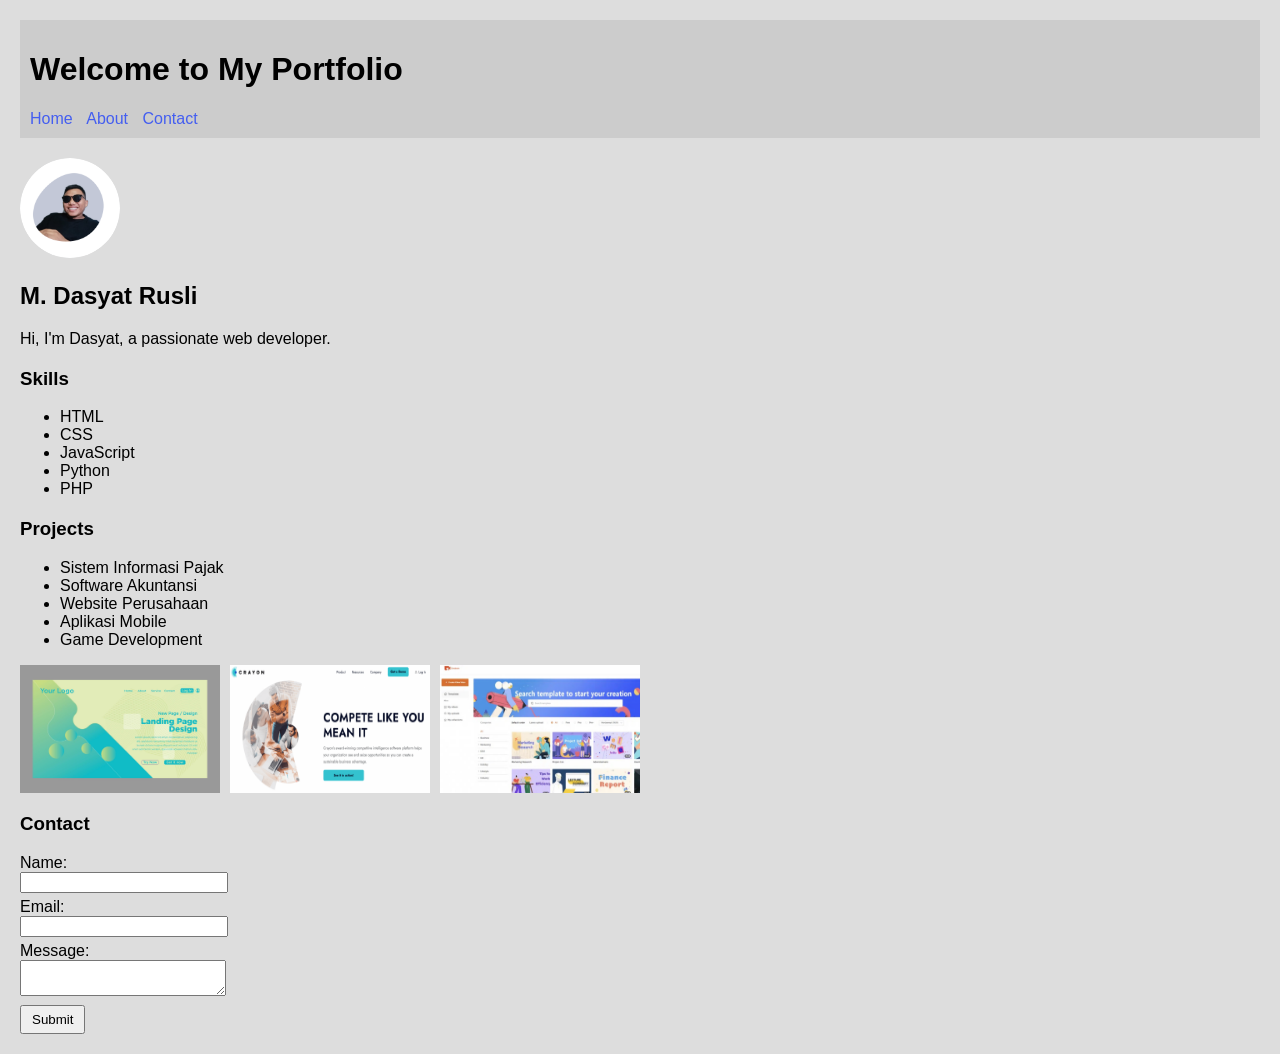
<file: index.html>
<!doctype html>
<html lang="en">
  <head>
    <meta charset="UTF-8" />
    <meta name="viewport" content="width=device-width, initial-scale=1.0" />
    <title>Portfolio</title>
    <link rel="stylesheet" href="style.css" />
  </head>
  <body>
    <header>
      <h1>Welcome to My Portfolio</h1>
      <nav>
        <a href="#">Home</a>
        <a href="#">About</a>
        <a href="#">Contact</a>
      </nav>
    </header>

    <section class="profile">
      <img src="dasyat.png" alt="profile" />
      <h2>M. Dasyat Rusli</h2>
      <p>Hi, I'm Dasyat, a passionate web developer.</p>
    </section>

    <section class="skills">
      <h3>Skills</h3>
      <ul>
        <li>HTML</li>
        <li>CSS</li>
        <li>JavaScript</li>
        <li>Python</li>
        <li>PHP</li>
      </ul>
    </section>

    <section class="projects">
      <h3>Projects</h3>
      <ul>
        <li>Sistem Informasi Pajak</li>
        <li>Software Akuntansi</li>
        <li>Website Perusahaan</li>
        <li>Aplikasi Mobile</li>
        <li>Game Development</li>
      </ul>

      <div class="project-images">
        <img src="landingp.jpg" alt="Project 1" />
        <img src="web.png" alt="Project 2" />
        <img src="web 2.jpg" alt="Project 3" />
      </div>
    </section>

    <section class="contact">
      <h3>Contact</h3>
      <form>
        <label>Name:</label><br />
        <input type="text" /><br />

        <label>Email:</label><br />
        <input type="email" /><br />

        <label>Message:</label><br />
        <textarea></textarea><br />

        <button type="submit">Submit</button>
      </form>
    </section>
  </body>
</html>
</file>
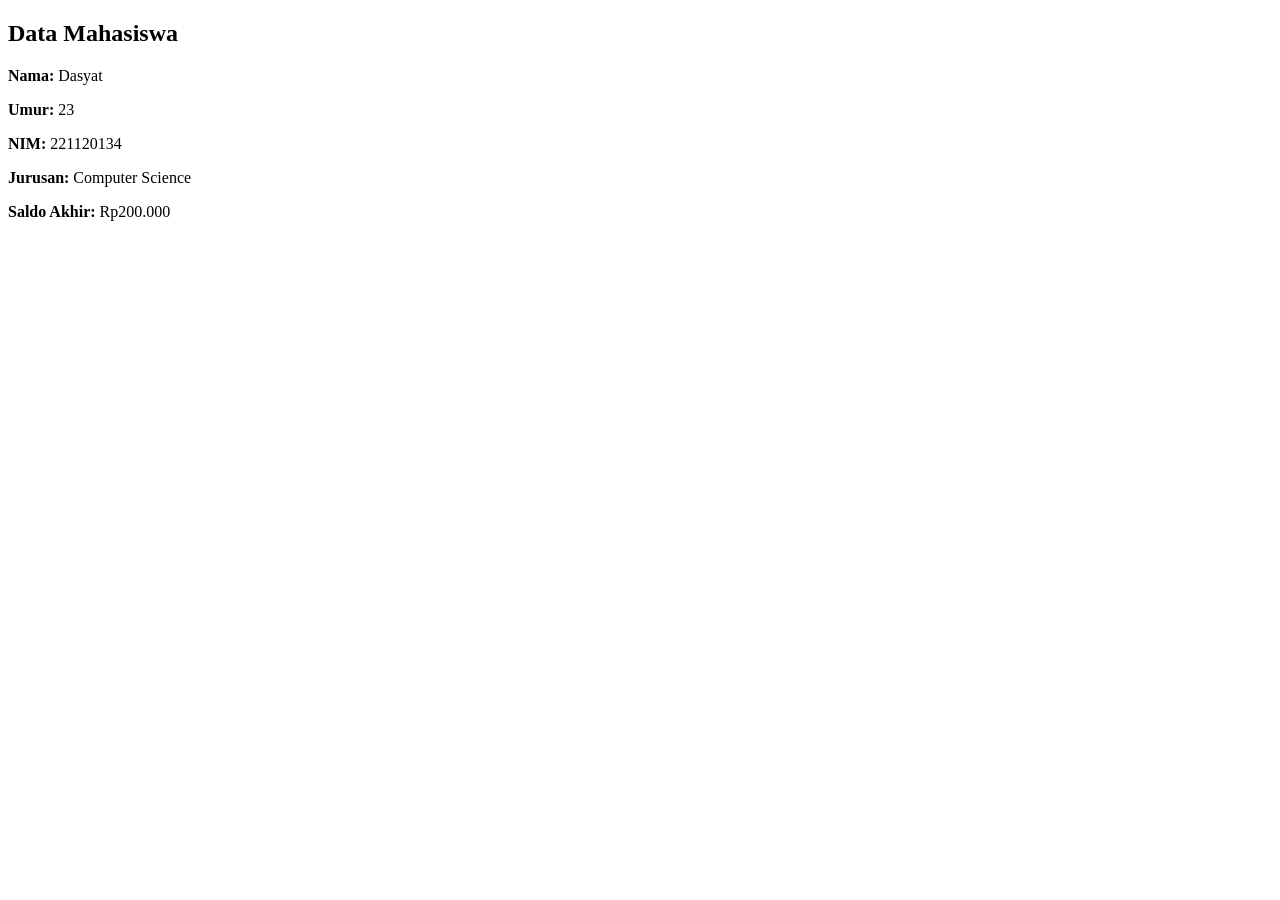
<file: latihan/index.html>
<!doctype html>
<html lang="en">
  <head>
    <meta charset="UTF-8" />
    <meta http-equiv="X-UA-Compatible" content="IE=edge" />
    <meta name="viewport" content="width=device-width, initial-scale=1.0" />
    <title>Mahasiswa</title>
  </head>
  <body>
    <div id="output"></div>
    <script type="module" src="App.js"></script>
  </body>
</html>
</file>
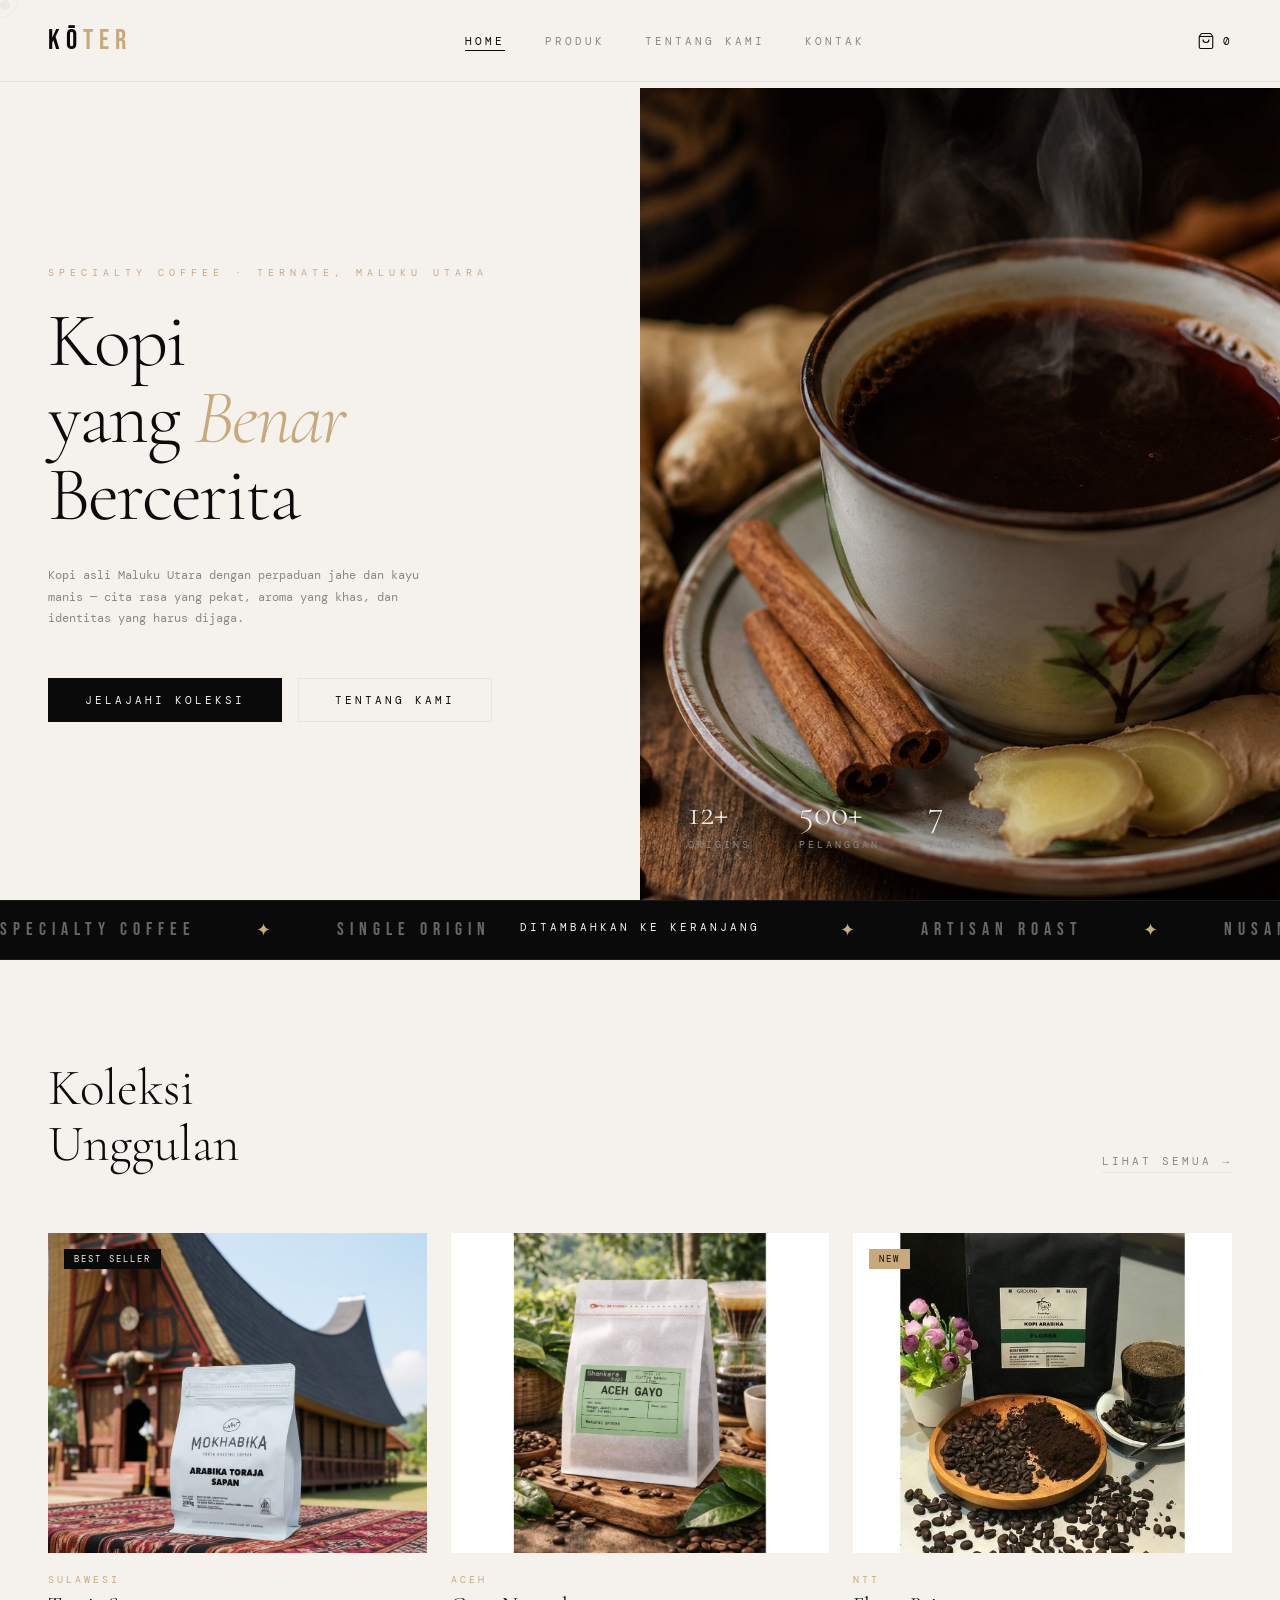
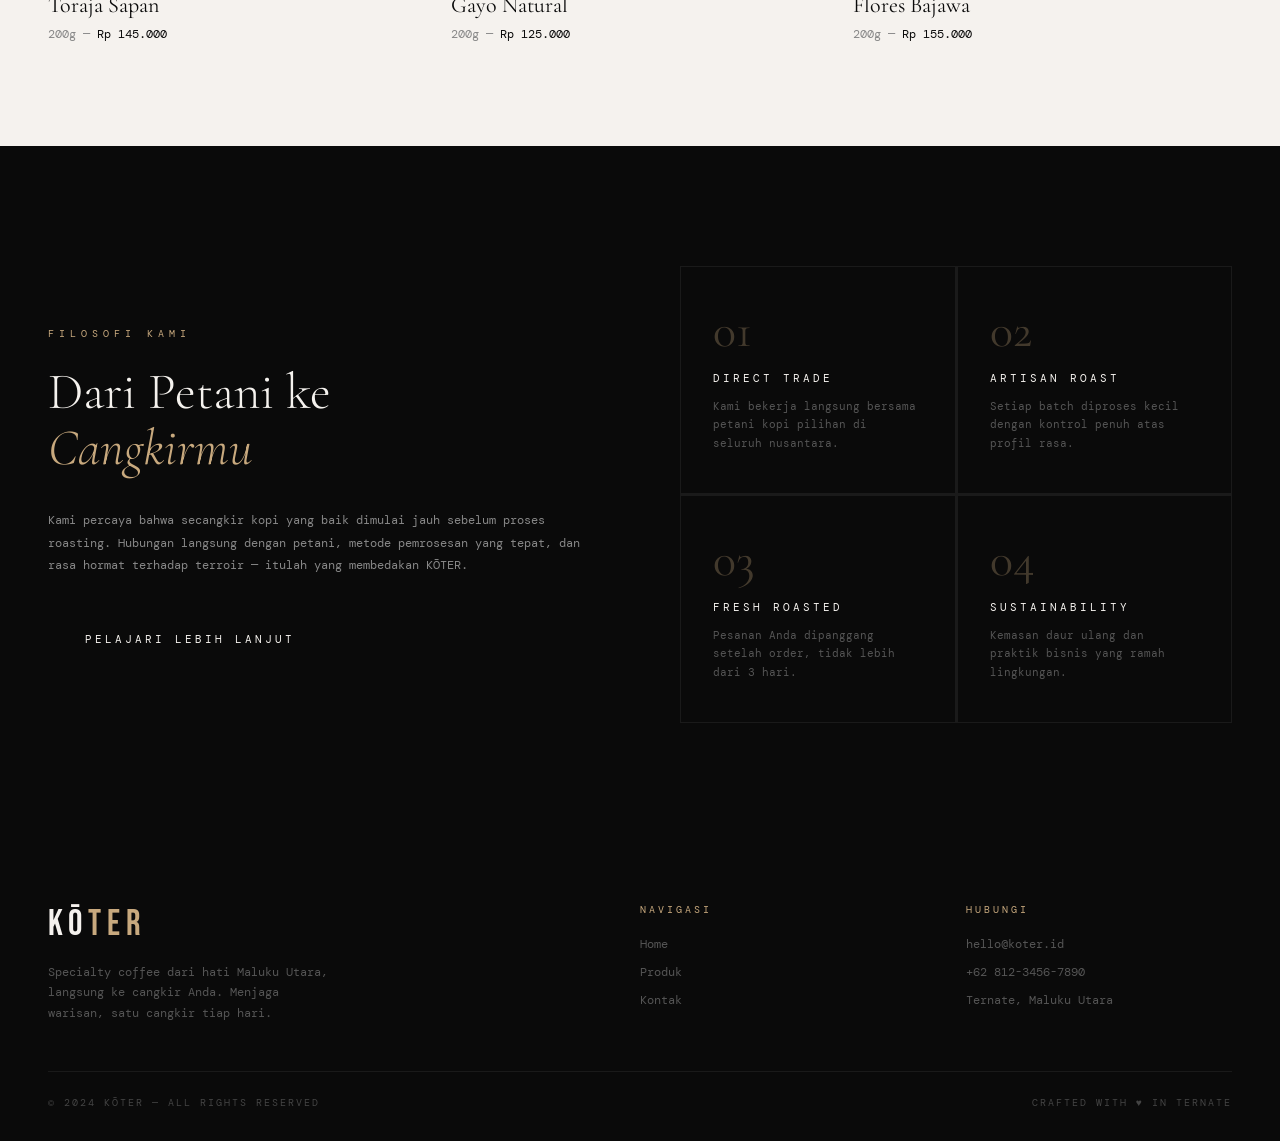
<file: Uts/index.html>
<!doctype html>
<html lang="id">
  <head>
    <meta charset="UTF-8" />
    <meta name="viewport" content="width=device-width, initial-scale=1.0" />
    <title>KŌTER — Specialty Coffee</title>
    <link href="https://fonts.googleapis.com/css2?family=Cormorant+Garamond:ital,wght@0,300;0,400;0,600;1,300;1,400&family=DM+Mono:wght@300;400&family=Bebas+Neue&display=swap" rel="stylesheet" />
    <link rel="stylesheet" href="style.css" />
  </head>
  <body>
    <!-- Custom Cursor -->
    <div class="cursor" id="cursor"></div>
    <div class="cursor-ring" id="cursorRing"></div>

    <!-- Toast Notification -->
    <div class="toast" id="toast">Ditambahkan ke keranjang</div>

    <!-- Cart Overlay -->
    <div class="cart-overlay" id="cartOverlay" onclick="toggleCart()"></div>

    <!-- Cart Sidebar -->
    <div class="cart-sidebar" id="cartSidebar">
      <div class="cart-header">
        <div class="cart-title">Keranjang</div>
        <button class="cart-close" onclick="toggleCart()">×</button>
      </div>
      <div class="cart-items" id="cartItems">
        <div class="cart-empty" id="cartEmpty">
          <div style="font-size: 32px; margin-bottom: 12px">☕</div>
          Keranjang masih kosong
        </div>
      </div>
      <div class="cart-footer">
        <div class="cart-total">
          <span>Total</span>
          <span class="cart-total-amount" id="cartTotal">Rp 0</span>
        </div>
        <button class="checkout-btn" onclick="checkout()">Lanjut ke Pembayaran</button>
      </div>
    </div>

    <!-- NAV -->
    <nav>
      <div class="nav-logo">KŌ<span>TER</span></div>
      <div class="nav-links">
        <a href="#" onclick="showPage('home')" id="nav-home" class="active">Home</a>
        <a href="#" onclick="showPage('products')" id="nav-products">Produk</a>
        <a href="#" onclick="showPage('about')" id="nav-about">Tentang Kami</a>
        <a href="#" onclick="showPage('contact')" id="nav-contact">Kontak</a>
      </div>
      <div class="cart-icon" onclick="toggleCart()">
        <svg width="18" height="18" viewBox="0 0 24 24" fill="none" stroke="currentColor" stroke-width="1.5">
          <path d="M6 2L3 6v14a2 2 0 002 2h14a2 2 0 002-2V6l-3-4z" />
          <line x1="3" y1="6" x2="21" y2="6" />
          <path d="M16 10a4 4 0 01-8 0" />
        </svg>
        <span id="cartCount">0</span>
      </div>
    </nav>

    <!-- ===== HOME PAGE ===== -->
    <div id="home" class="page active">
      <section class="hero">
        <div class="hero-left">
          <p class="hero-eyebrow">Specialty Coffee · Ternate, Maluku Utara</p>
          <h1 class="hero-title">Kopi<br />yang <em>Benar</em><br />Bercerita</h1>
          <p class="hero-desc">Kopi asli Maluku Utara dengan perpaduan jahe dan kayu manis — cita rasa yang pekat, aroma yang khas, dan identitas yang harus dijaga.</p>
          <div class="hero-cta">
            <a href="#" onclick="showPage('products')" class="btn-primary">Jelajahi Koleksi</a>
            <a href="#" onclick="showPage('about')" class="btn-secondary">Tentang Kami</a>
          </div>
        </div>
        <div class="hero-right">
          <div class="hero-bg-text">KŌHTER</div>
          <img src="koter.png" alt="Kopi KŌHII" style="width: 100%; height: 100%; object-fit: cover; position: absolute; inset: 0; opacity: 0.85" />
          <div class="hero-stats">
            <div class="stat">
              <span class="stat-num">12+</span>
              <span class="stat-label">Origins</span>
            </div>
            <div class="stat">
              <span class="stat-num">500+</span>
              <span class="stat-label">Pelanggan</span>
            </div>
            <div class="stat">
              <span class="stat-num">7</span>
              <span class="stat-label">Tahun</span>
            </div>
          </div>
        </div>
      </section>

      <!-- Marquee -->
      <div class="marquee-section">
        <div class="marquee-track" id="marqueeTrack">
          <span class="marquee-item">SPECIALTY COFFEE</span>
          <span class="marquee-item marquee-dot">✦</span>
          <span class="marquee-item">SINGLE ORIGIN</span>
          <span class="marquee-item marquee-dot">✦</span>
          <span class="marquee-item">DIRECT TRADE</span>
          <span class="marquee-item marquee-dot">✦</span>
          <span class="marquee-item">ARTISAN ROAST</span>
          <span class="marquee-item marquee-dot">✦</span>
          <span class="marquee-item">NUSANTARA BLEND</span>
          <span class="marquee-item marquee-dot">✦</span>
          <span class="marquee-item">SPECIALTY COFFEE</span>
          <span class="marquee-item marquee-dot">✦</span>
          <span class="marquee-item">SINGLE ORIGIN</span>
          <span class="marquee-item marquee-dot">✦</span>
          <span class="marquee-item">DIRECT TRADE</span>
          <span class="marquee-item marquee-dot">✦</span>
          <span class="marquee-item">ARTISAN ROAST</span>
          <span class="marquee-item marquee-dot">✦</span>
          <span class="marquee-item">NUSANTARA BLEND</span>
          <span class="marquee-item marquee-dot">✦</span>
        </div>
      </div>

      <!-- Featured Products -->
      <section class="section">
        <div class="section-header">
          <h2 class="section-title">Koleksi<br />Unggulan</h2>

          <a href="#" onclick="showPage('products')" class="section-link"> Lihat Semua → </a>
        </div>

        <div class="featured-grid">
          <!-- PRODUK 1 -->
          <div class="product-card">
            <div class="product-img-wrap featured-img">
              <img src="toraja.jpg" alt="Toraja Sapan" />

              <div class="product-badge">Best Seller</div>

              <button class="add-to-cart" onclick="addToCart('Toraja Sapan', 145000, '☕')">+ Tambah ke Keranjang</button>
            </div>

            <div class="product-info">
              <div class="product-origin">Sulawesi</div>
              <div class="product-name">Toraja Sapan</div>
              <div class="product-price">200g — <strong>Rp 145.000</strong></div>
            </div>
          </div>

          <!-- PRODUK 2 -->
          <div class="product-card">
            <div class="product-img-wrap featured-img">
              <img src="gayon.jpg" alt="Gayo Natural" />

              <button class="add-to-cart" onclick="addToCart('Gayo Natural', 125000, '☕')">+ Tambah</button>
            </div>

            <div class="product-info">
              <div class="product-origin">Aceh</div>
              <div class="product-name">Gayo Natural</div>
              <div class="product-price">200g — <strong>Rp 125.000</strong></div>
            </div>
          </div>

          <!-- PRODUK 3 -->
          <div class="product-card">
            <div class="product-img-wrap featured-img">
              <img src="flores.jpg" alt="Flores Bajawa" />

              <div class="product-badge" style="background: var(--accent); color: var(--black)">New</div>

              <button class="add-to-cart" onclick="addToCart('Flores Bajawa', 155000, '☕')">+ Tambah</button>
            </div>

            <div class="product-info">
              <div class="product-origin">NTT</div>
              <div class="product-name">Flores Bajawa</div>
              <div class="product-price">200g — <strong>Rp 155.000</strong></div>
            </div>
          </div>
        </div>
      </section>

      <!-- Philosophy -->
      <div class="philosophy">
        <div class="philosophy-left">
          <p class="philosophy-eyebrow">Filosofi Kami</p>
          <h2 class="philosophy-title">Dari Petani ke<br /><em>Cangkirmu</em></h2>
          <p class="philosophy-text">
            Kami percaya bahwa secangkir kopi yang baik dimulai jauh sebelum proses roasting. Hubungan langsung dengan petani, metode pemrosesan yang tepat, dan rasa hormat terhadap terroir — itulah
            yang membedakan KŌTER.
          </p>
          <a href="#" onclick="showPage('contact')" class="btn-primary" style="display: inline-block">Pelajari Lebih Lanjut</a>
        </div>
        <div class="philosophy-right">
          <div class="phil-item">
            <div class="phil-num">01</div>
            <div class="phil-title">Direct Trade</div>
            <div class="phil-desc">Kami bekerja langsung bersama petani kopi pilihan di seluruh nusantara.</div>
          </div>
          <div class="phil-item">
            <div class="phil-num">02</div>
            <div class="phil-title">Artisan Roast</div>
            <div class="phil-desc">Setiap batch diproses kecil dengan kontrol penuh atas profil rasa.</div>
          </div>
          <div class="phil-item">
            <div class="phil-num">03</div>
            <div class="phil-title">Fresh Roasted</div>
            <div class="phil-desc">Pesanan Anda dipanggang setelah order, tidak lebih dari 3 hari.</div>
          </div>
          <div class="phil-item">
            <div class="phil-num">04</div>
            <div class="phil-title">Sustainability</div>
            <div class="phil-desc">Kemasan daur ulang dan praktik bisnis yang ramah lingkungan.</div>
          </div>
        </div>
      </div>

      <footer>
        <div class="footer-top">
          <div>
            <div class="footer-logo">KŌ<span>TER</span></div>
            <p class="footer-tagline">Specialty coffee dari hati Maluku Utara, langsung ke cangkir Anda. Menjaga warisan, satu cangkir tiap hari.</p>
          </div>
          <div>
            <div class="footer-col-title">Navigasi</div>
            <div class="footer-links">
              <a href="#" onclick="showPage('home')">Home</a>
              <a href="#" onclick="showPage('products')">Produk</a>
              <a href="#" onclick="showPage('contact')">Kontak</a>
            </div>
          </div>
          <div>
            <div class="footer-col-title">Hubungi</div>
            <div class="footer-links">
              <a href="#">hello@koter.id</a>
              <a href="#">+62 812-3456-7890</a>
              <a href="#">Ternate, Maluku Utara</a>
            </div>
          </div>
        </div>
        <div class="footer-bottom">
          <span class="footer-copy">© 2024 KŌTER — ALL RIGHTS RESERVED</span>
          <span class="footer-copy">CRAFTED WITH ♥ IN TERNATE</span>
        </div>
      </footer>
    </div>

    <!-- ===== PRODUCTS PAGE ===== -->
    <div id="products" class="page">
      <div class="products-hero">
        <p class="products-hero-eyebrow">Koleksi Kami</p>
        <h1 class="products-hero-title">Semua Kopi</h1>
        <p class="products-hero-sub">12 Single Origin · 3 Blends · Freshly Roasted</p>
      </div>

      <div class="filter-bar">
        <button class="filter-btn active" onclick="filterProducts('all', this)">Semua</button>
        <button class="filter-btn" onclick="filterProducts('sumatera', this)">Sumatera</button>
        <button class="filter-btn" onclick="filterProducts('jawa', this)">Jawa</button>
        <button class="filter-btn" onclick="filterProducts('sulawesi', this)">Sulawesi</button>
        <button class="filter-btn" onclick="filterProducts('flores', this)">Flores & NTT</button>
        <button class="filter-btn" onclick="filterProducts('blend', this)">House Blend</button>
      </div>

      <div class="products-grid" id="productsGrid"></div>

      <footer>
        <div class="footer-top">
          <div>
            <div class="footer-logo">KŌ<span>TER</span></div>
            <p class="footer-tagline">Specialty coffee khas Maluku Utara — pekat, aromatik, dan penuh identitas.</p>
          </div>
          <div>
            <div class="footer-col-title">Navigasi</div>
            <div class="footer-links">
              <a href="#" onclick="showPage('home')">Home</a>
              <a href="#" onclick="showPage('products')">Produk</a>
              <a href="#" onclick="showPage('contact')">Kontak</a>
            </div>
          </div>
          <div>
            <div class="footer-col-title">Hubungi</div>
            <div class="footer-links">
              <a href="#">hello@koter.id</a>
              <a href="#">+62 813-8279-5630</a>
            </div>
          </div>
        </div>
        <div class="footer-bottom">
          <span class="footer-copy">© 2024 KŌTER — ALL RIGHTS RESERVED</span>
        </div>
      </footer>
    </div>

    <!-- ===== ABOUT PAGE ===== -->
    <div id="about" class="page">
      <!-- Hero -->
      <div class="about-hero">
        <div class="about-hero-left">
          <p class="about-hero-eyebrow">Tentang KŌTER</p>
          <h1 class="about-hero-title">Menjaga<br /><em>Warisan</em><br />Kopi Maluku</h1>
          <p class="about-hero-sub">Lahir dari cinta terhadap kopi asli Maluku Utara, KŌTER hadir untuk melestarikan cita rasa yang kaya dan memperkenalkannya kepada dunia.</p>
        </div>
        <div class="about-hero-right">
          <div class="about-hero-bg-text">TERNATE</div>
          <div class="about-location-card">
            <span class="about-location-icon">🌋</span>
            <div class="about-location-city">Ternate</div>
            <div class="about-location-region">Maluku Utara · Indonesia</div>
          </div>
        </div>
      </div>

      <!-- Story -->
      <div class="about-story">
        <div class="about-story-left">
          <p class="about-story-eyebrow">Kisah Kami</p>
          <h2 class="about-story-title">Dari Ternate,<br />untuk <em>Nusantara</em></h2>
          <div class="about-story-text">
            <p>
              KŌTER didirikan di jantung kota Ternate, Maluku Utara — sebuah kota bersejarah yang kaya akan rempah dan budaya. Kami percaya bahwa biji kopi asli Maluku Utara menyimpan karakter yang
              luar biasa: warna yang pekat, rasa yang dalam, dan aroma yang tak tertandingi.
            </p>
            <p>
              Lebih dari sekadar bisnis kopi, KŌTER adalah sebuah gerakan pelestarian. Kami hadir untuk memastikan bahwa kopi Maluku Utara tidak hanya dikenal di tanah sendiri, tetapi diwariskan
              kepada generasi yang akan datang sebagai identitas dan kebanggaan daerah.
            </p>
            <p>
              Yang membuat kopi kami istimewa adalah perpaduan sempurna antara biji kopi lokal dengan rempah-rempah pilihan — jahe dan kayu manis — menciptakan cita rasa dan aroma yang khas, hangat,
              dan tak terlupakan. Inilah warna baru yang kami tawarkan kepada dunia kopi Indonesia.
            </p>
          </div>
        </div>
        <div class="about-story-right">
          <div class="about-quote-block">
            <span class="about-quote-mark">"</span>
            <p class="about-quote-text">Kopi Maluku Utara harus dijaga dan diwariskan pada generasi selanjutnya sehingga menjadi identitas kita.</p>
            <div class="about-quote-author">Achat Rusli · Pendiri KŌTER</div>
          </div>
          <div class="about-quote-block">
            <span class="about-quote-mark">"</span>
            <p class="about-quote-text">Kami hadir untuk memberikan warna baru sekaligus menjaga budaya kopi asli Maluku Utara.</p>
            <div class="about-quote-author">Tim KŌTER · Ternate</div>
          </div>
        </div>
      </div>

      <!-- Founder -->
      <div class="about-founder">
        <div class="founder-avatar">
          <div class="founder-avatar-circle">
            <span class="founder-initials">AR & KK</span>
          </div>
          <div class="founder-name">Achat Rusli & Partner</div>
          <div class="founder-role">Penggagas &amp; Founder</div>
        </div>
        <div class="founder-right">
          <p class="founder-eyebrow">Sang Penggagas</p>
          <h2 class="founder-title">Satu Visi,<br />Bersama <em>Partner</em></h2>
          <div class="founder-text">
            <p>
              Saya Achat Rusli & Partner adalah penggagas di balik KŌTER — sebuah usaha bersama yang lahir dari semangat kolektif bersama para partner dan teman-teman yang memiliki mimpi yang sama:
              mengangkat kopi Maluku Utara ke panggung yang lebih luas.
            </p>
            <p>
              Bersama timnya, Achat membangun KŌTER bukan hanya sebagai toko kopi, tetapi sebagai ruang di mana tradisi bertemu inovasi. Setiap cangkir yang disajikan adalah cerminan dari dedikasi
              mereka terhadap kualitas, keaslian, dan warisan budaya lokal.
            </p>
            <p>KŌTER adalah bukti bahwa usaha yang dibangun dengan hati dan dilakukan bersama-sama mampu membawa perubahan nyata bagi komunitas dan budaya daerah.</p>
          </div>
        </div>
      </div>

      <!-- Values -->
      <div class="about-values">
        <div class="about-values-header">
          <p class="about-values-eyebrow">Nilai Kami</p>
          <h2 class="about-values-title">Apa yang Kami <em>Perjuangkan</em></h2>
        </div>
        <div class="about-values-grid">
          <div class="about-value-item">
            <div class="about-value-num">01</div>
            <div class="about-value-icon">🌿</div>
            <div class="about-value-title">Pelestarian Budaya</div>
            <div class="about-value-desc">Menjaga dan mewariskan kopi asli Maluku Utara sebagai identitas dan kebanggaan daerah kepada generasi penerus.</div>
          </div>
          <div class="about-value-item">
            <div class="about-value-num">02</div>
            <div class="about-value-icon">🫚</div>
            <div class="about-value-title">Cita Rasa Autentik</div>
            <div class="about-value-desc">Perpaduan unik biji kopi lokal dengan jahe dan kayu manis menghasilkan aroma dan rasa yang khas, pekat, dan hangat.</div>
          </div>
          <div class="about-value-item">
            <div class="about-value-num">03</div>
            <div class="about-value-icon">🤝</div>
            <div class="about-value-title">Semangat Bersama</div>
            <div class="about-value-desc">Dibangun bersama para partner dengan tujuan yang sama — memberikan warna baru dalam dunia kopi Indonesia.</div>
          </div>
        </div>
      </div>

      <!-- Address Strip -->
      <div class="about-address-strip">
        <div>
          <div class="about-address-label">Temukan Kami Di</div>
          <div class="about-address-text">Jl. Raya Mangga Dua No.50, Kec. Ternate Selatan, Kota Ternate, Maluku Utara</div>
        </div>
        <a href="#" onclick="showPage('contact')" class="about-address-btn">Hubungi Kami →</a>
      </div>

      <footer>
        <div class="footer-top">
          <div>
            <div class="footer-logo">KŌ<span>TER</span></div>
            <p class="footer-tagline">Specialty coffee dari hati petani Maluku Utara, langsung ke cangkir Anda. Setiap tegukan adalah identitas.</p>
          </div>
          <div>
            <div class="footer-col-title">Navigasi</div>
            <div class="footer-links">
              <a href="#" onclick="showPage('home')">Home</a>
              <a href="#" onclick="showPage('products')">Produk</a>
              <a href="#" onclick="showPage('about')">Tentang Kami</a>
              <a href="#" onclick="showPage('contact')">Kontak</a>
            </div>
          </div>
          <div>
            <div class="footer-col-title">Hubungi</div>
            <div class="footer-links">
              <a href="#">hello@koter.id</a>
              <a href="#">+62 812-3456-7890</a>
              <a href="#">Ternate, Maluku Utara</a>
            </div>
          </div>
        </div>
        <div class="footer-bottom">
          <span class="footer-copy">© 2024 KŌTER — ALL RIGHTS RESERVED</span>
          <span class="footer-copy">CRAFTED WITH ♥ IN TERNATE</span>
        </div>
      </footer>
    </div>

    <!-- ===== CONTACT PAGE ===== -->
    <div id="contact" class="page">
      <div class="contact-hero">
        <p class="contact-hero-eyebrow">Kami Ada Untukmu</p>
        <h1 class="contact-hero-title">Hubungi Kami</h1>
      </div>

      <div class="contact-body">
        <div class="contact-form-side">
          <div id="contactForm">
            <h2 class="form-title">Kirim Pesan</h2>
            <div class="form-group">
              <label class="form-label">Nama Lengkap</label>
              <input type="text" class="form-input" placeholder="Nama kamu..." id="formName" />
            </div>
            <div class="form-group">
              <label class="form-label">Email</label>
              <input type="email" class="form-input" placeholder="email@domain.com" id="formEmail" />
            </div>
            <div class="form-group">
              <label class="form-label">Topik</label>
              <select class="form-select form-input" id="formTopic">
                <option value="">Pilih topik...</option>
                <option>Pemesanan / Order</option>
                <option>Wholesale / Reseller</option>
                <option>Kunjungan Roastery</option>
                <option>Kerjasama Petani</option>
                <option>Lainnya</option>
              </select>
            </div>
            <div class="form-group">
              <label class="form-label">Pesan</label>
              <textarea class="form-textarea" placeholder="Tulis pesanmu di sini..." id="formMessage"></textarea>
            </div>
            <button class="form-submit" onclick="submitForm()">Kirim Pesan →</button>
          </div>
          <div class="form-success" id="formSuccess">
            <div class="form-success-icon">☕</div>
            <div class="form-success-title">Pesan Terkirim!</div>
            <p class="form-success-sub">Terima kasih sudah menghubungi kami.<br />Kami akan membalas dalam 1×24 jam.</p>
            <br />
            <button class="btn-primary" onclick="resetForm()" style="margin-top: 16px">Kirim Pesan Lain</button>
          </div>
        </div>

        <div class="contact-info-side">
          <h2 class="contact-info-title">Informasi</h2>

          <div class="info-block">
            <div class="info-label">Alamat Roastery</div>
            <div class="info-value">Jl. Raya Mangga Dua No.50<br />Kec. Ternate Selatan, Kota Ternate<br />Maluku Utara</div>
            <div class="info-sub">Kunjungan roastery tersedia setiap hari Sabtu-Minggu. Hubungi kami terlebih dahulu untuk reservasi.</div>
          </div>

          <div class="info-block">
            <div class="info-label">Jam Operasional</div>
            <div class="hours-grid">
              <div class="hour-item"><strong>Senin – Jumat</strong>08.00 – 17.00 WIB</div>
              <div class="hour-item"><strong>Sabtu – Minggu</strong>09.00 – 15.00 WIB</div>
            </div>
          </div>

          <div class="info-block">
            <div class="info-label">Kontak Langsung</div>
            <div class="info-value">hello@koter.id</div>
            <div class="info-sub">+62 813-8279-5630 (WhatsApp)</div>
          </div>

          <div class="info-block">
            <div class="info-label">Media Sosial</div>
            <div class="social-links">
              <a class="social-link" href="#">Instagram</a>
              <a class="social-link" href="#">TikTok</a>
              <a class="social-link" href="#">Shopee</a>
              <a class="social-link" href="#">Tokopedia</a>
            </div>
          </div>

          <div class="map-placeholder">
            <div class="map-pin">📍</div>
            <span> Jl. Raya Mangga Dua No.50 </span>
            <span style="font-size: 9px; opacity: 0.6; letter-spacing: 1px">KŌTER ROASTERY</span>
          </div>
        </div>
      </div>

      <footer>
        <div class="footer-top">
          <div>
            <div class="footer-logo">KŌ<span>TER</span></div>
            <p class="footer-tagline">Specialty coffee khas Maluku Utara — pekat, aromatik, dan penuh identitas.</p>
          </div>
          <div>
            <div class="footer-col-title">Navigasi</div>
            <div class="footer-links">
              <a href="#" onclick="showPage('home')">Home</a>
              <a href="#" onclick="showPage('products')">Produk</a>
              <a href="#" onclick="showPage('contact')">Kontak</a>
            </div>
          </div>
          <div>
            <div class="footer-col-title">Hubungi</div>
            <div class="footer-links">
              <a href="#">hello@koter.id</a>
              <a href="#">+62 813-8279-5630</a>
            </div>
          </div>
        </div>
        <div class="footer-bottom">
          <span class="footer-copy">© 2026 KŌTER — ALL RIGHTS RESERVED</span>
        </div>
      </footer>
    </div>

    <script src="script.js"></script>
  </body>
</html>
</file>
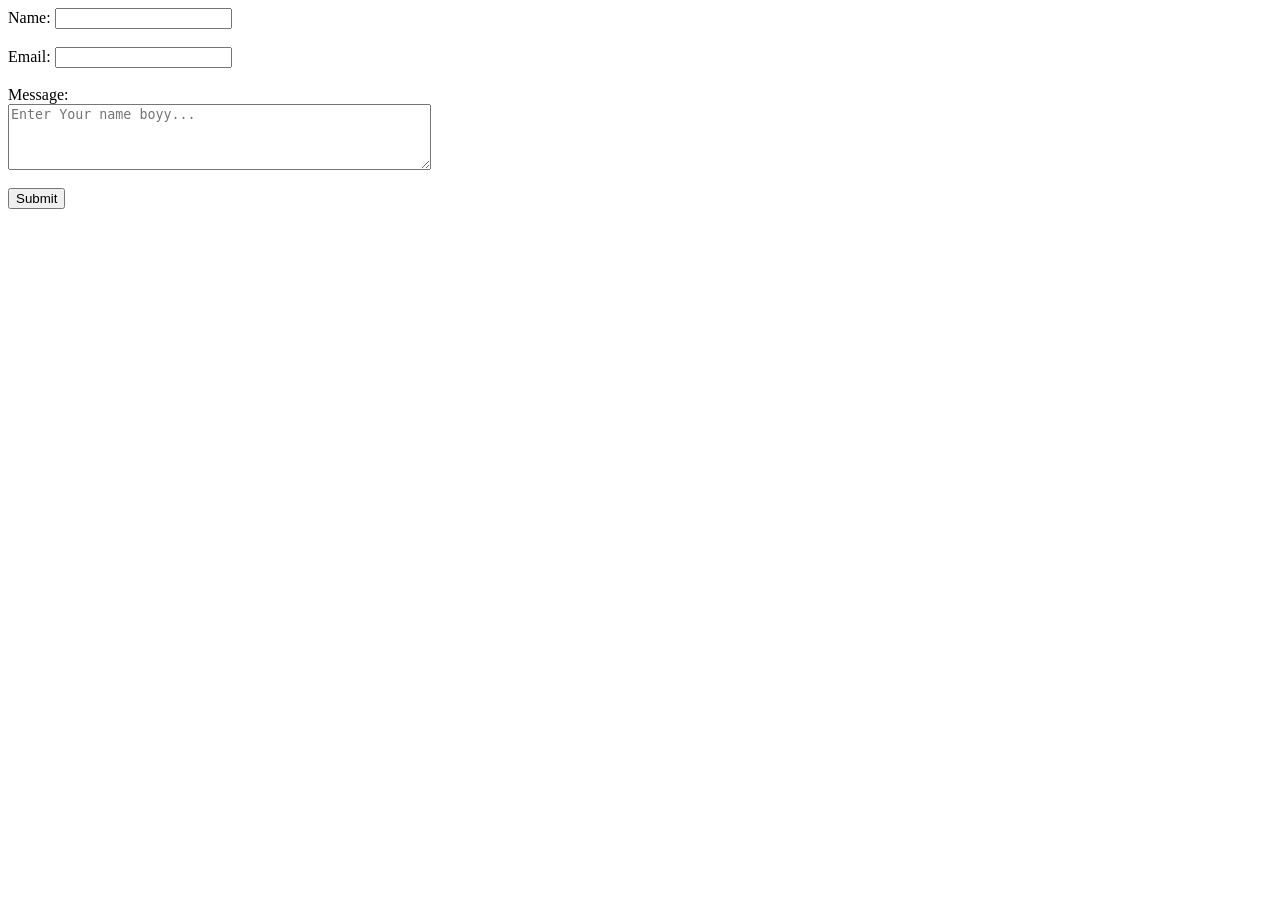
<file: form.html>
<body>
  <form action="submit_form.php" method="post">
    <label for="name">Name:</label>
    <input type="text" id="name" name="name" /><br /><br />

    <label for="email">Email:</label>
    <input type="email" id="email" name="email" /><br /><br />

    <label for="Message">Message:</label><br />
    <textarea id="Message" name="Message" rows="4" cols="50" placeholder="Enter Your name boyy..."></textarea><br /><br />

    <input type="submit" value="Submit" />
  </form>
</body>
</file>
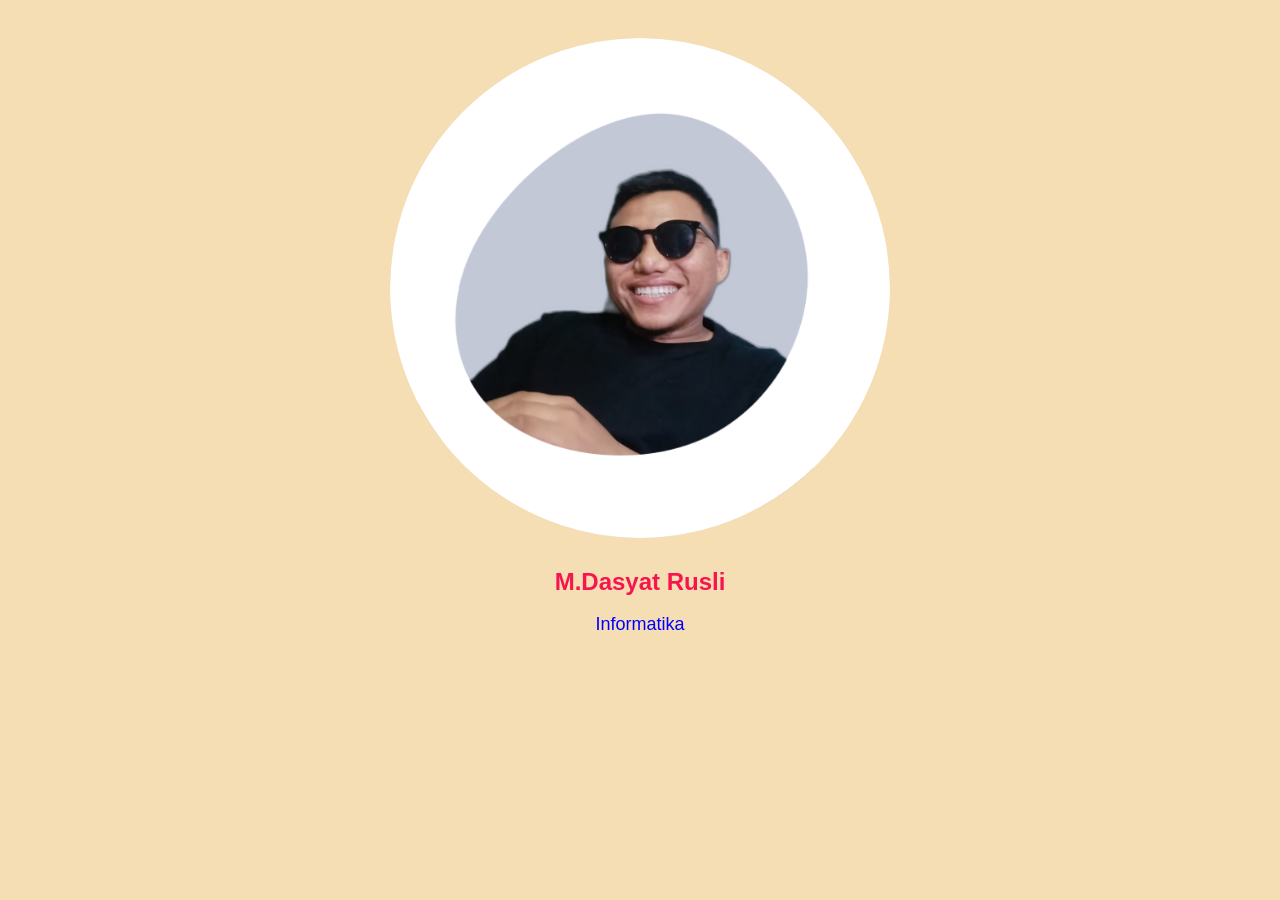
<file: inlinecss.html>
<body style="background-color: wheat; font-family: Arial, sans-serif; text-align: center; padding: 30px">
  <img src="dasyat.png" width="500" alt="Foto Mahasiswa" style="border-radius: 50%; margin-bottom: 20px" />
  <h2 style="color: rgb(247, 21, 78); margin: 10px 0">M.Dasyat Rusli</h2>
  <p style="color: blue; font-size: 18px">Informatika</p>
</body>
</file>
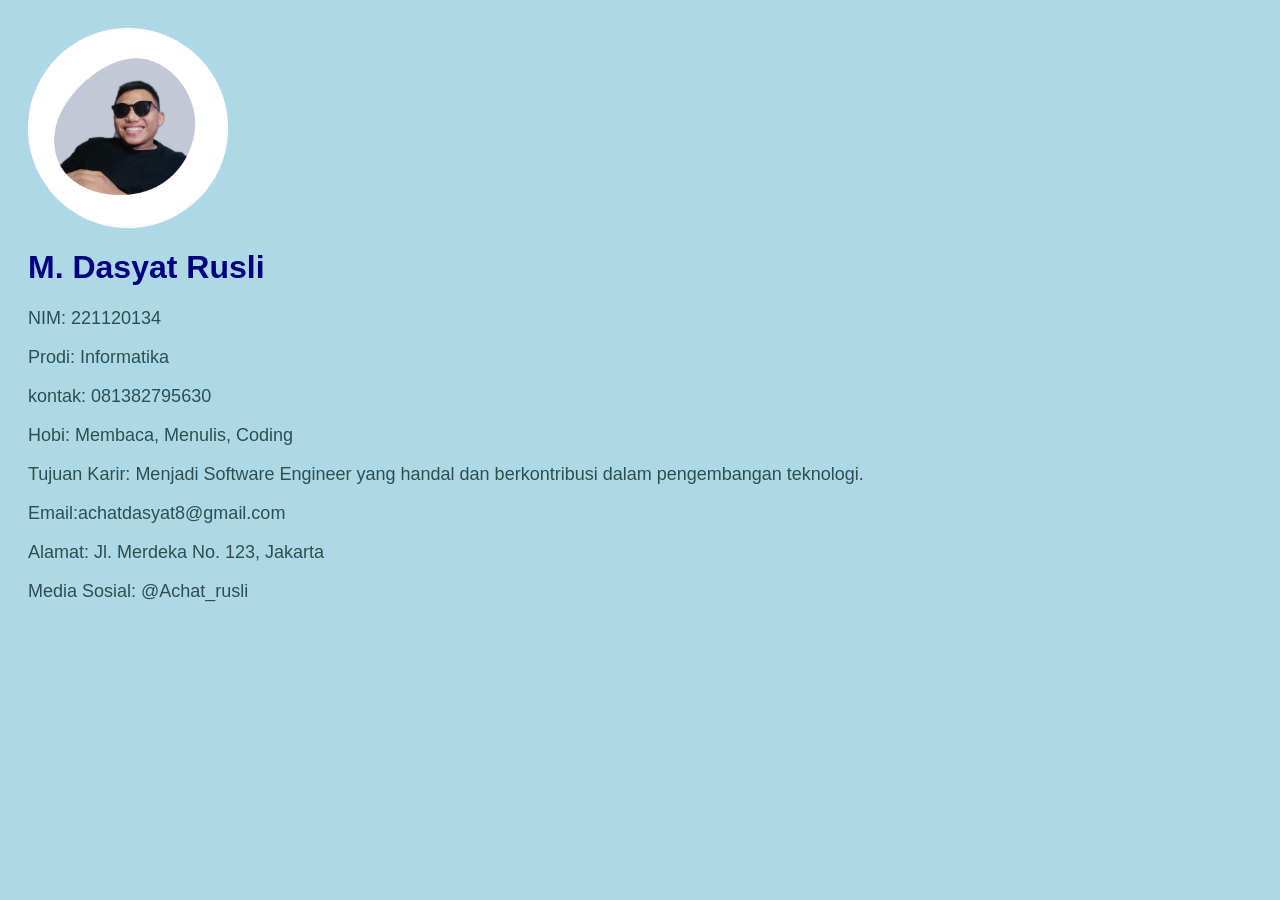
<file: internalcss.html>
<head>
  <title>Internal CSS Example</title>
  <style>
    body {
      background-color: lightblue;
      font-family: Arial, sans-serif;
      padding: 20px;
    }

    h1 {
      color: navy;
    }

    p {
      color: darkslategray;
      font-size: 18px;
    }
  </style>
</head>
<body>
  <img src="dasyat.png" width="200" alt="desc" />
  <h1>M. Dasyat Rusli</h1>
  <p>NIM: 221120134</p>
  <p>Prodi: Informatika</p>
  <p>kontak: 081382795630</p>
  <p>Hobi: Membaca, Menulis, Coding</p>
  <p>Tujuan Karir: Menjadi Software Engineer yang handal dan berkontribusi dalam pengembangan teknologi.</p>
  <p>Email:achatdasyat8@gmail.com</p>
  <p>Alamat: Jl. Merdeka No. 123, Jakarta</p>
  <p>Media Sosial: @Achat_rusli</p>
</body>
</file>
<file: style.css>
body {
  font-family: Arial, sans-serif;
  background-color: #ddd;
  margin: 0;
  padding: 20px;
}

/* HEADER */
header {
  background: #ccc;
  padding: 10px;
}

nav a {
  margin-right: 10px;
  color: rgb(68, 94, 240);
  text-decoration: none;
}

/* PROFILE */
.profile img {
  width: 100px;
  border-radius: 50%;
}

/* SECTION */
section {
  margin-top: 20px;
}

/* PROJECT IMAGE */
.project-images {
  display: flex;
  gap: 10px;
}

.project-images img {
  width: 200px;
}

/* FORM */
input,
textarea {
  width: 200px;
  margin-bottom: 5px;
}

button {
  padding: 5px 10px;
}
</file>
<file: Uts/style.css>
:root {
  --black: #0a0a0a;
  --white: #f5f2ee;
  --gray: #888;
  --light-gray: #e8e4df;
  --accent: #c8a97e;
  --accent-dark: #9e7d52;
  --red: #c0392b;
}

*,
*::before,
*::after {
  box-sizing: border-box;
  margin: 0;
  padding: 0;
}

html {
  scroll-behavior: smooth;
}

body {
  background: var(--white);
  color: var(--black);
  font-family: "DM Mono", monospace;
  font-size: 14px;
  overflow-x: hidden;
  cursor: none;
}

/* CUSTOM CURSOR */
.cursor {
  width: 10px;
  height: 10px;
  background: var(--black);
  border-radius: 50%;
  position: fixed;
  top: 0;
  left: 0;
  pointer-events: none;
  z-index: 9999;
  transition:
    transform 0.15s ease,
    background 0.2s;
  mix-blend-mode: difference;
}

.cursor-ring {
  width: 36px;
  height: 36px;
  border: 1px solid var(--black);
  border-radius: 50%;
  position: fixed;
  top: 0;
  left: 0;
  pointer-events: none;
  z-index: 9998;
  transition: all 0.12s ease;
  mix-blend-mode: difference;
}

.cursor.active {
  transform: scale(2.5);
}

.cursor-ring.active {
  transform: translate(-50%, -50%) scale(0.5);
  opacity: 0;
}

/* PAGE SYSTEM */
.page {
  display: none;
  min-height: 100vh;
}
.page.active {
  display: block;
}

/* NAV */
nav {
  position: fixed;
  top: 0;
  left: 0;
  right: 0;
  z-index: 100;
  display: flex;
  justify-content: space-between;
  align-items: center;
  padding: 24px 48px;
  background: var(--white);
  border-bottom: 1px solid var(--light-gray);
}

.nav-logo {
  font-family: "Bebas Neue", sans-serif;
  font-size: 28px;
  letter-spacing: 6px;
  color: var(--black);
  cursor: none;
}
.nav-logo span {
  color: var(--accent);
}

.nav-links {
  display: flex;
  gap: 40px;
  align-items: center;
}

.nav-links a {
  font-family: "DM Mono", monospace;
  font-size: 11px;
  letter-spacing: 3px;
  text-transform: uppercase;
  color: var(--gray);
  text-decoration: none;
  cursor: none;
  transition: color 0.2s;
  position: relative;
}
.nav-links a::after {
  content: "";
  position: absolute;
  bottom: -3px;
  left: 0;
  width: 0;
  height: 1px;
  background: var(--black);
  transition: width 0.3s ease;
}
.nav-links a:hover {
  color: var(--black);
}
.nav-links a:hover::after {
  width: 100%;
}
.nav-links a.active {
  color: var(--black);
}
.nav-links a.active::after {
  width: 100%;
}

.cart-icon {
  display: flex;
  align-items: center;
  gap: 8px;
  cursor: none;
  font-size: 11px;
  letter-spacing: 2px;
  color: var(--black);
}

/* ===== HOME PAGE ===== */
#home {
  background: var(--white);
}

.hero {
  min-height: 100vh;
  display: grid;
  grid-template-columns: 1fr 1fr;
  padding-top: 88px;
}

.hero-left {
  padding: 80px 48px 80px 48px;
  display: flex;
  flex-direction: column;
  justify-content: center;
  position: relative;
}

.hero-eyebrow {
  font-size: 10px;
  letter-spacing: 5px;
  text-transform: uppercase;
  color: var(--accent);
  margin-bottom: 24px;
}

.hero-title {
  font-family: "Cormorant Garamond", serif;
  font-size: clamp(64px, 6vw, 96px);
  font-weight: 300;
  line-height: 1;
  letter-spacing: -2px;
  margin-bottom: 32px;
}
.hero-title em {
  font-style: italic;
  color: var(--accent);
}

.hero-desc {
  font-size: 12px;
  line-height: 1.8;
  color: var(--gray);
  max-width: 380px;
  margin-bottom: 48px;
}

.hero-cta {
  display: flex;
  gap: 16px;
  align-items: center;
}

.btn-primary {
  background: var(--black);
  color: var(--white);
  padding: 14px 36px;
  font-family: "DM Mono", monospace;
  font-size: 11px;
  letter-spacing: 3px;
  text-transform: uppercase;
  border: 1px solid var(--black);
  cursor: none;
  transition: all 0.3s ease;
  text-decoration: none;
}
.btn-primary:hover {
  background: var(--white);
  color: var(--black);
}

.btn-secondary {
  background: transparent;
  color: var(--black);
  padding: 14px 36px;
  font-family: "DM Mono", monospace;
  font-size: 11px;
  letter-spacing: 3px;
  text-transform: uppercase;
  border: 1px solid var(--light-gray);
  cursor: none;
  transition: all 0.3s ease;
  text-decoration: none;
}
.btn-secondary:hover {
  border-color: var(--black);
}

.hero-right {
  background: var(--black);
  position: relative;
  overflow: hidden;
  display: flex;
  align-items: center;
  justify-content: center;
}

.hero-visual {
  position: relative;
  width: 320px;
  height: 420px;
}

.coffee-cup-svg {
  width: 100%;
  height: 100%;
}

.hero-bg-text {
  position: absolute;
  font-family: "Bebas Neue", sans-serif;
  font-size: 200px;
  color: rgba(255, 255, 255, 0.04);
  letter-spacing: -5px;
  right: -20px;
  bottom: 20px;
  line-height: 1;
  user-select: none;
}

.hero-stats {
  position: absolute;
  bottom: 48px;
  left: 48px;
  display: flex;
  gap: 48px;
}
.stat {
}
.stat-num {
  font-family: "Cormorant Garamond", serif;
  font-size: 36px;
  font-weight: 300;
  color: var(--white);
  display: block;
}
.stat-label {
  font-size: 10px;
  letter-spacing: 3px;
  color: var(--gray);
  text-transform: uppercase;
}

/* Marquee */
.marquee-section {
  background: var(--black);
  padding: 18px 0;
  overflow: hidden;
  border-top: 1px solid #1a1a1a;
  border-bottom: 1px solid #1a1a1a;
}
.marquee-track {
  display: flex;
  gap: 60px;
  animation: marquee 20s linear infinite;
  white-space: nowrap;
}
.marquee-item {
  font-family: "Bebas Neue", sans-serif;
  font-size: 18px;
  letter-spacing: 6px;
  color: var(--white);
  opacity: 0.4;
  flex-shrink: 0;
}
.marquee-dot {
  color: var(--accent);
  opacity: 1 !important;
}
@keyframes marquee {
  from {
    transform: translateX(0);
  }
  to {
    transform: translateX(-50%);
  }
}

/* Featured Section */
.section {
  padding: 100px 48px;
}

.section-header {
  display: flex;
  justify-content: space-between;
  align-items: flex-end;
  margin-bottom: 60px;
}

.section-title {
  font-family: "Cormorant Garamond", serif;
  font-size: clamp(40px, 4vw, 60px);
  font-weight: 300;
  line-height: 1.1;
}

.section-link {
  font-size: 11px;
  letter-spacing: 3px;
  text-transform: uppercase;
  color: var(--gray);
  text-decoration: none;
  cursor: none;
  border-bottom: 1px solid var(--light-gray);
  padding-bottom: 4px;
  transition: all 0.2s;
}
.section-link:hover {
  color: var(--black);
  border-color: var(--black);
}

.featured-grid {
  display: grid;
  grid-template-columns: repeat(3, 1fr);
  gap: 24px;
  align-items: start;
}

.featured-img {
  height: 320px;
  overflow: hidden;
}

.featured-img img {
  width: 100%;
  height: 100%;
  object-fit: cover;
  transition: transform 0.6s ease;
}

.featured-col-right {
  display: contents;
}

.product-card {
  background: var(--white);
  position: relative;
  overflow: hidden;
  cursor: none;
}
.product-card:hover .product-img-wrap img {
  transform: scale(1.05);
}
.product-card:hover .add-to-cart {
  opacity: 1;
  transform: translateY(0);
}

.product-img-wrap {
  aspect-ratio: 1 / 1;
  overflow: hidden;
  background: var(--light-gray);
  display: flex;
  align-items: center;
  justify-content: center;
  position: relative;
  width: 100%;
}

.product-img-wrap svg {
  position: absolute;
  inset: 0;
  width: 100%;
  height: 100%;
}

.product-img-wrap img {
  width: 100%;
  height: 100%;
  object-fit: cover;
  transition: transform 0.6s ease;
}

.product-badge {
  position: absolute;
  top: 16px;
  left: 16px;
  background: var(--black);
  color: var(--white);
  font-size: 9px;
  letter-spacing: 2px;
  text-transform: uppercase;
  padding: 4px 10px;
}

.add-to-cart {
  position: absolute;
  bottom: 0;
  left: 0;
  right: 0;
  background: var(--black);
  color: var(--white);
  text-align: center;
  padding: 14px;
  font-size: 10px;
  letter-spacing: 3px;
  text-transform: uppercase;
  opacity: 0;
  transform: translateY(100%);
  transition: all 0.3s ease;
  cursor: none;
  border: none;
  width: 100%;
}
.add-to-cart:hover {
  background: var(--accent-dark);
}

.product-info {
  padding: 20px 0 4px;
}
.product-origin {
  font-size: 10px;
  letter-spacing: 3px;
  text-transform: uppercase;
  color: var(--accent);
  margin-bottom: 6px;
}
.product-name {
  font-family: "Cormorant Garamond", serif;
  font-size: 22px;
  font-weight: 400;
  margin-bottom: 8px;
}
.product-price {
  font-size: 12px;
  color: var(--gray);
}
.product-price strong {
  color: var(--black);
  font-weight: 400;
}

/* Philosophy Section */
.philosophy {
  background: var(--black);
  padding: 120px 48px;
  display: grid;
  grid-template-columns: 1fr 1fr;
  gap: 80px;
  align-items: center;
}

.philosophy-left {
}
.philosophy-eyebrow {
  font-size: 10px;
  letter-spacing: 5px;
  text-transform: uppercase;
  color: var(--accent);
  margin-bottom: 24px;
}
.philosophy-title {
  font-family: "Cormorant Garamond", serif;
  font-size: clamp(40px, 4vw, 64px);
  font-weight: 300;
  color: var(--white);
  line-height: 1.1;
  margin-bottom: 32px;
}
.philosophy-title em {
  font-style: italic;
  color: var(--accent);
}
.philosophy-text {
  font-size: 12px;
  line-height: 1.9;
  color: var(--gray);
  margin-bottom: 40px;
}

.philosophy-right {
  display: grid;
  grid-template-columns: 1fr 1fr;
  gap: 1px;
  background: #1a1a1a;
}

.phil-item {
  background: var(--black);
  padding: 40px 32px;
  border: 1px solid #1a1a1a;
}
.phil-num {
  font-family: "Cormorant Garamond", serif;
  font-size: 48px;
  color: var(--accent);
  opacity: 0.3;
  line-height: 1;
  margin-bottom: 16px;
}
.phil-title {
  font-size: 11px;
  letter-spacing: 3px;
  text-transform: uppercase;
  color: var(--white);
  margin-bottom: 12px;
}
.phil-desc {
  font-size: 11px;
  line-height: 1.7;
  color: #555;
}

/* ===== PRODUCT PAGE ===== */
#products {
  padding-top: 88px;
}

.products-hero {
  background: var(--black);
  padding: 80px 48px;
  display: flex;
  flex-direction: column;
  align-items: center;
  text-align: center;
}
.products-hero-eyebrow {
  font-size: 10px;
  letter-spacing: 5px;
  text-transform: uppercase;
  color: var(--accent);
  margin-bottom: 20px;
}
.products-hero-title {
  font-family: "Cormorant Garamond", serif;
  font-size: clamp(48px, 6vw, 80px);
  font-weight: 300;
  color: var(--white);
  line-height: 1;
  margin-bottom: 16px;
}
.products-hero-sub {
  font-size: 12px;
  color: var(--gray);
  letter-spacing: 2px;
}

/* Filter bar */
.filter-bar {
  padding: 32px 48px;
  border-bottom: 1px solid var(--light-gray);
  display: flex;
  gap: 8px;
  flex-wrap: wrap;
}

.filter-btn {
  background: none;
  border: 1px solid var(--light-gray);
  color: var(--gray);
  padding: 8px 20px;
  font-family: "DM Mono", monospace;
  font-size: 10px;
  letter-spacing: 2px;
  text-transform: uppercase;
  cursor: none;
  transition: all 0.2s;
}
.filter-btn:hover,
.filter-btn.active {
  background: var(--black);
  color: var(--white);
  border-color: var(--black);
}

.products-grid {
  padding: 60px 48px;
  display: grid;
  grid-template-columns: repeat(3, 1fr);
  gap: 40px 32px;
}

.product-card-full .product-img-wrap {
  aspect-ratio: 1/1;
}

/* Cart Sidebar */
.cart-sidebar {
  position: fixed;
  top: 0;
  right: -420px;
  width: 420px;
  height: 100vh;
  background: var(--white);
  z-index: 200;
  border-left: 1px solid var(--light-gray);
  transition: right 0.4s cubic-bezier(0.4, 0, 0.2, 1);
  display: flex;
  flex-direction: column;
}
.cart-sidebar.open {
  right: 0;
}

.cart-overlay {
  position: fixed;
  inset: 0;
  background: rgba(0, 0, 0, 0.4);
  z-index: 199;
  opacity: 0;
  pointer-events: none;
  transition: opacity 0.3s;
}
.cart-overlay.active {
  opacity: 1;
  pointer-events: all;
}

.cart-header {
  padding: 32px;
  border-bottom: 1px solid var(--light-gray);
  display: flex;
  justify-content: space-between;
  align-items: center;
}
.cart-title {
  font-family: "Cormorant Garamond", serif;
  font-size: 28px;
  font-weight: 300;
}
.cart-close {
  background: none;
  border: none;
  font-size: 24px;
  cursor: none;
  color: var(--gray);
}
.cart-items {
  flex: 1;
  overflow-y: auto;
  padding: 24px 32px;
}
.cart-empty {
  text-align: center;
  padding: 60px 0;
  color: var(--gray);
  font-size: 12px;
  letter-spacing: 2px;
}
.cart-item {
  display: flex;
  gap: 16px;
  padding: 16px 0;
  border-bottom: 1px solid var(--light-gray);
}
.cart-item-img {
  width: 64px;
  height: 64px;
  background: var(--light-gray);
  flex-shrink: 0;
  display: flex;
  align-items: center;
  justify-content: center;
  font-size: 24px;
}
.cart-item-info {
  flex: 1;
}
.cart-item-name {
  font-family: "Cormorant Garamond", serif;
  font-size: 18px;
  margin-bottom: 4px;
}
.cart-item-price {
  font-size: 11px;
  color: var(--gray);
}
.cart-item-qty {
  display: flex;
  align-items: center;
  gap: 12px;
  margin-top: 8px;
}
.qty-btn {
  background: none;
  border: 1px solid var(--light-gray);
  width: 24px;
  height: 24px;
  cursor: none;
  font-size: 14px;
  display: flex;
  align-items: center;
  justify-content: center;
  transition: all 0.2s;
}
.qty-btn:hover {
  background: var(--black);
  color: var(--white);
  border-color: var(--black);
}
.cart-footer {
  padding: 24px 32px;
  border-top: 1px solid var(--light-gray);
}
.cart-total {
  display: flex;
  justify-content: space-between;
  margin-bottom: 20px;
  font-size: 12px;
}
.cart-total-amount {
  font-family: "Cormorant Garamond", serif;
  font-size: 24px;
}
.checkout-btn {
  width: 100%;
  background: var(--black);
  color: var(--white);
  border: none;
  padding: 16px;
  font-family: "DM Mono", monospace;
  font-size: 11px;
  letter-spacing: 3px;
  text-transform: uppercase;
  cursor: none;
  transition: background 0.2s;
}
.checkout-btn:hover {
  background: var(--accent-dark);
}

/* Toast */
.toast {
  position: fixed;
  bottom: 32px;
  left: 50%;
  transform: translateX(-50%) translateY(80px);
  background: var(--black);
  color: var(--white);
  padding: 14px 32px;
  font-size: 11px;
  letter-spacing: 3px;
  text-transform: uppercase;
  z-index: 300;
  transition: transform 0.3s ease;
}
.toast.show {
  transform: translateX(-50%) translateY(0);
}

/* ===== CONTACT PAGE ===== */
#contact {
  padding-top: 88px;
}

.contact-hero {
  background: var(--black);
  padding: 80px 48px;
  text-align: center;
}
.contact-hero-eyebrow {
  font-size: 10px;
  letter-spacing: 5px;
  text-transform: uppercase;
  color: var(--accent);
  margin-bottom: 20px;
}
.contact-hero-title {
  font-family: "Cormorant Garamond", serif;
  font-size: clamp(48px, 6vw, 80px);
  font-weight: 300;
  color: var(--white);
  line-height: 1;
}

.contact-body {
  display: grid;
  grid-template-columns: 1fr 1fr;
  min-height: 70vh;
}

.contact-form-side {
  padding: 80px 60px;
  border-right: 1px solid var(--light-gray);
}

.form-title {
  font-family: "Cormorant Garamond", serif;
  font-size: 36px;
  font-weight: 300;
  margin-bottom: 40px;
}

.form-group {
  margin-bottom: 28px;
}
.form-label {
  display: block;
  font-size: 10px;
  letter-spacing: 3px;
  text-transform: uppercase;
  color: var(--gray);
  margin-bottom: 10px;
}
.form-input,
.form-textarea,
.form-select {
  width: 100%;
  background: none;
  border: none;
  border-bottom: 1px solid var(--light-gray);
  padding: 10px 0;
  font-family: "DM Mono", monospace;
  font-size: 13px;
  color: var(--black);
  outline: none;
  transition: border-color 0.2s;
  cursor: none;
}
.form-input:focus,
.form-textarea:focus,
.form-select:focus {
  border-color: var(--black);
}
.form-textarea {
  resize: none;
  height: 80px;
}
.form-select {
  appearance: none;
  background: transparent;
}
.form-select option {
  background: var(--white);
}

.form-submit {
  background: var(--black);
  color: var(--white);
  border: 1px solid var(--black);
  padding: 14px 40px;
  font-family: "DM Mono", monospace;
  font-size: 11px;
  letter-spacing: 3px;
  text-transform: uppercase;
  cursor: none;
  transition: all 0.3s;
  margin-top: 8px;
}
.form-submit:hover {
  background: var(--white);
  color: var(--black);
}

.form-success {
  display: none;
  text-align: center;
  padding: 60px 0;
}
.form-success-icon {
  font-size: 48px;
  margin-bottom: 20px;
}
.form-success-title {
  font-family: "Cormorant Garamond", serif;
  font-size: 32px;
  margin-bottom: 12px;
}
.form-success-sub {
  font-size: 12px;
  color: var(--gray);
}

.contact-info-side {
  padding: 80px 60px;
}

.contact-info-title {
  font-family: "Cormorant Garamond", serif;
  font-size: 36px;
  font-weight: 300;
  margin-bottom: 40px;
}

.info-block {
  margin-bottom: 40px;
  padding-bottom: 40px;
  border-bottom: 1px solid var(--light-gray);
}
.info-block:last-child {
  border-bottom: none;
}

.info-label {
  font-size: 10px;
  letter-spacing: 3px;
  text-transform: uppercase;
  color: var(--accent);
  margin-bottom: 12px;
}
.info-value {
  font-family: "Cormorant Garamond", serif;
  font-size: 22px;
  font-weight: 300;
  line-height: 1.5;
  margin-bottom: 8px;
}
.info-sub {
  font-size: 11px;
  color: var(--gray);
  line-height: 1.7;
}

.hours-grid {
  display: grid;
  grid-template-columns: 1fr 1fr;
  gap: 8px;
}
.hour-item {
  font-size: 11px;
  color: var(--gray);
}
.hour-item strong {
  color: var(--black);
  font-weight: 400;
  display: block;
  margin-bottom: 2px;
}

.social-links {
  display: flex;
  gap: 16px;
  margin-top: 8px;
}
.social-link {
  font-size: 10px;
  letter-spacing: 3px;
  text-transform: uppercase;
  color: var(--black);
  text-decoration: none;
  cursor: none;
  border-bottom: 1px solid var(--light-gray);
  padding-bottom: 2px;
  transition: border-color 0.2s;
}
.social-link:hover {
  border-color: var(--black);
}

/* Map placeholder */
.map-placeholder {
  background: var(--light-gray);
  height: 220px;
  display: flex;
  align-items: center;
  justify-content: center;
  flex-direction: column;
  gap: 8px;
  color: var(--gray);
  font-size: 11px;
  letter-spacing: 2px;
  margin-top: 40px;
  position: relative;
  overflow: hidden;
}
.map-pin {
  font-size: 32px;
}

/* Footer */
footer {
  background: var(--black);
  padding: 60px 48px 32px;
}
.footer-top {
  display: grid;
  grid-template-columns: 2fr 1fr 1fr;
  gap: 60px;
  margin-bottom: 48px;
}
.footer-logo {
  font-family: "Bebas Neue", sans-serif;
  font-size: 36px;
  letter-spacing: 6px;
  color: var(--white);
  margin-bottom: 16px;
}
.footer-logo span {
  color: var(--accent);
}
.footer-tagline {
  font-size: 12px;
  color: #555;
  line-height: 1.7;
  max-width: 280px;
}
.footer-col-title {
  font-size: 10px;
  letter-spacing: 3px;
  text-transform: uppercase;
  color: var(--accent);
  margin-bottom: 20px;
}
.footer-links {
  display: flex;
  flex-direction: column;
  gap: 12px;
}
.footer-links a {
  font-size: 12px;
  color: #555;
  text-decoration: none;
  cursor: none;
  transition: color 0.2s;
}
.footer-links a:hover {
  color: var(--white);
}
.footer-bottom {
  border-top: 1px solid #1a1a1a;
  padding-top: 24px;
  display: flex;
  justify-content: space-between;
  align-items: center;
}
.footer-copy {
  font-size: 10px;
  letter-spacing: 2px;
  color: #444;
}

/* Animations */
@keyframes fadeUp {
  from {
    opacity: 0;
    transform: translateY(30px);
  }
  to {
    opacity: 1;
    transform: translateY(0);
  }
}
.page.active .hero-eyebrow {
  animation: fadeUp 0.6s ease 0.1s both;
}
.page.active .hero-title {
  animation: fadeUp 0.6s ease 0.2s both;
}
.page.active .hero-desc {
  animation: fadeUp 0.6s ease 0.3s both;
}
.page.active .hero-cta {
  animation: fadeUp 0.6s ease 0.4s both;
}

/* Coffee SVG illustrations */
.coffee-bean {
  fill: var(--accent);
  opacity: 0.15;
}

/* ===== ABOUT PAGE ===== */
#about {
  padding-top: 88px;
}

.about-hero {
  background: var(--black);
  min-height: 60vh;
  display: grid;
  grid-template-columns: 1fr 1fr;
  overflow: hidden;
}
.about-hero-left {
  padding: 80px 60px;
  display: flex;
  flex-direction: column;
  justify-content: center;
}
.about-hero-eyebrow {
  font-size: 10px;
  letter-spacing: 5px;
  text-transform: uppercase;
  color: var(--accent);
  margin-bottom: 24px;
}
.about-hero-title {
  font-family: "Cormorant Garamond", serif;
  font-size: clamp(48px, 5vw, 80px);
  font-weight: 300;
  color: var(--white);
  line-height: 1;
  margin-bottom: 28px;
}
.about-hero-title em {
  font-style: italic;
  color: var(--accent);
}
.about-hero-sub {
  font-size: 11px;
  line-height: 1.9;
  color: #666;
  max-width: 420px;
}
.about-hero-right {
  position: relative;
  display: flex;
  align-items: center;
  justify-content: center;
  background: #0f0f0f;
  border-left: 1px solid #1a1a1a;
  overflow: hidden;
}
.about-location-card {
  position: relative;
  z-index: 2;
  text-align: center;
}
.about-location-icon {
  font-size: 52px;
  margin-bottom: 20px;
  display: block;
}
.about-location-city {
  font-family: "Bebas Neue", sans-serif;
  font-size: 48px;
  letter-spacing: 8px;
  color: var(--white);
  line-height: 1;
}
.about-location-region {
  font-size: 10px;
  letter-spacing: 5px;
  text-transform: uppercase;
  color: var(--accent);
  margin-top: 8px;
}
.about-hero-bg-text {
  position: absolute;
  font-family: "Bebas Neue", sans-serif;
  font-size: 160px;
  color: rgba(255, 255, 255, 0.03);
  letter-spacing: -2px;
  bottom: 10px;
  right: -10px;
  line-height: 1;
  user-select: none;
}

/* Story Section */
.about-story {
  display: grid;
  grid-template-columns: 1fr 1fr;
  gap: 0;
}
.about-story-left {
  padding: 100px 60px;
  border-right: 1px solid var(--light-gray);
}
.about-story-eyebrow {
  font-size: 10px;
  letter-spacing: 5px;
  text-transform: uppercase;
  color: var(--accent);
  margin-bottom: 24px;
}
.about-story-title {
  font-family: "Cormorant Garamond", serif;
  font-size: clamp(36px, 3.5vw, 56px);
  font-weight: 300;
  line-height: 1.1;
  margin-bottom: 32px;
}
.about-story-title em {
  font-style: italic;
  color: var(--accent);
}
.about-story-text {
  font-size: 12px;
  line-height: 1.9;
  color: var(--gray);
}
.about-story-text p {
  margin-bottom: 20px;
}
.about-story-text p:last-child {
  margin-bottom: 0;
}

.about-story-right {
  padding: 100px 60px;
  background: var(--light-gray);
}
.about-quote-block {
  margin-bottom: 48px;
  padding-bottom: 48px;
  border-bottom: 1px solid #d0cbc5;
}
.about-quote-block:last-child {
  margin-bottom: 0;
  padding-bottom: 0;
  border-bottom: none;
}
.about-quote-mark {
  font-family: "Cormorant Garamond", serif;
  font-size: 72px;
  color: var(--accent);
  opacity: 0.3;
  line-height: 0.6;
  margin-bottom: 16px;
  display: block;
}
.about-quote-text {
  font-family: "Cormorant Garamond", serif;
  font-size: 22px;
  font-weight: 300;
  font-style: italic;
  line-height: 1.5;
  color: var(--black);
  margin-bottom: 16px;
}
.about-quote-author {
  font-size: 10px;
  letter-spacing: 3px;
  text-transform: uppercase;
  color: var(--accent);
}

/* Founder Section */
.about-founder {
  background: var(--black);
  padding: 100px 60px;
  display: grid;
  grid-template-columns: 1fr 2fr;
  gap: 80px;
  align-items: center;
}
.founder-avatar {
  display: flex;
  flex-direction: column;
  align-items: center;
}
.founder-avatar-circle {
  width: 180px;
  height: 180px;
  border-radius: 50%;
  background: #1a1a1a;
  border: 2px solid #2a2a2a;
  display: flex;
  align-items: center;
  justify-content: center;
  margin-bottom: 20px;
  position: relative;
  overflow: hidden;
}
.founder-avatar-circle::after {
  content: "";
  position: absolute;
  inset: 0;
  border-radius: 50%;
  border: 1px solid var(--accent);
  opacity: 0.3;
  transform: scale(1.08);
}
.founder-initials {
  font-family: "Cormorant Garamond", serif;
  font-size: 60px;
  font-weight: 300;
  color: var(--accent);
  opacity: 0.6;
}
.founder-name {
  font-family: "Cormorant Garamond", serif;
  font-size: 22px;
  font-weight: 400;
  color: var(--white);
  text-align: center;
  margin-bottom: 6px;
}
.founder-role {
  font-size: 10px;
  letter-spacing: 3px;
  text-transform: uppercase;
  color: var(--accent);
  text-align: center;
}
.founder-right {
}
.founder-eyebrow {
  font-size: 10px;
  letter-spacing: 5px;
  text-transform: uppercase;
  color: var(--accent);
  margin-bottom: 24px;
}
.founder-title {
  font-family: "Cormorant Garamond", serif;
  font-size: clamp(36px, 3.5vw, 52px);
  font-weight: 300;
  color: var(--white);
  line-height: 1.1;
  margin-bottom: 28px;
}
.founder-title em {
  font-style: italic;
  color: var(--accent);
}
.founder-text {
  font-size: 12px;
  line-height: 1.9;
  color: #666;
}
.founder-text p {
  margin-bottom: 16px;
}

/* Values Section */
.about-values {
  padding: 100px 60px;
}
.about-values-header {
  text-align: center;
  margin-bottom: 64px;
}
.about-values-eyebrow {
  font-size: 10px;
  letter-spacing: 5px;
  text-transform: uppercase;
  color: var(--accent);
  margin-bottom: 20px;
}
.about-values-title {
  font-family: "Cormorant Garamond", serif;
  font-size: clamp(36px, 4vw, 56px);
  font-weight: 300;
  line-height: 1.1;
}
.about-values-title em {
  font-style: italic;
  color: var(--accent);
}
.about-values-grid {
  display: grid;
  grid-template-columns: repeat(3, 1fr);
  gap: 2px;
  background: var(--light-gray);
}
.about-value-item {
  background: var(--white);
  padding: 48px 40px;
}
.about-value-num {
  font-family: "Cormorant Garamond", serif;
  font-size: 56px;
  color: var(--accent);
  opacity: 0.2;
  line-height: 1;
  margin-bottom: 20px;
}
.about-value-icon {
  font-size: 28px;
  margin-bottom: 16px;
}
.about-value-title {
  font-size: 11px;
  letter-spacing: 3px;
  text-transform: uppercase;
  color: var(--black);
  margin-bottom: 12px;
}
.about-value-desc {
  font-size: 12px;
  line-height: 1.8;
  color: var(--gray);
}

/* Address strip */
.about-address-strip {
  background: var(--accent);
  padding: 40px 60px;
  display: flex;
  align-items: center;
  justify-content: space-between;
  gap: 40px;
}
.about-address-label {
  font-size: 10px;
  letter-spacing: 5px;
  text-transform: uppercase;
  color: rgba(0, 0, 0, 0.5);
  margin-bottom: 8px;
}
.about-address-text {
  font-family: "Cormorant Garamond", serif;
  font-size: 22px;
  font-weight: 400;
  color: var(--black);
}
.about-address-btn {
  background: var(--black);
  color: var(--white);
  padding: 12px 32px;
  font-family: "DM Mono", monospace;
  font-size: 10px;
  letter-spacing: 3px;
  text-transform: uppercase;
  border: none;
  cursor: none;
  white-space: nowrap;
  transition: opacity 0.2s;
  text-decoration: none;
}
.about-address-btn:hover {
  opacity: 0.8;
}

@media (hover: hover) and (pointer: fine) {
  body {
    cursor: none;
  }

  a,
  button,
  .product-card,
  .filter-btn,
  .cart-icon,
  .add-to-cart,
  .btn-primary,
  .btn-secondary,
  .form-submit,
  .qty-btn,
  .social-link {
    cursor: none;
  }
}

/* Mobile & Tablet */
@media (hover: none), (pointer: coarse) {
  .cursor,
  .cursor-ring {
    display: none;
  }

  body,
  a,
  button,
  input,
  textarea,
  select {
    cursor: auto !important;
  }
}
</file>
